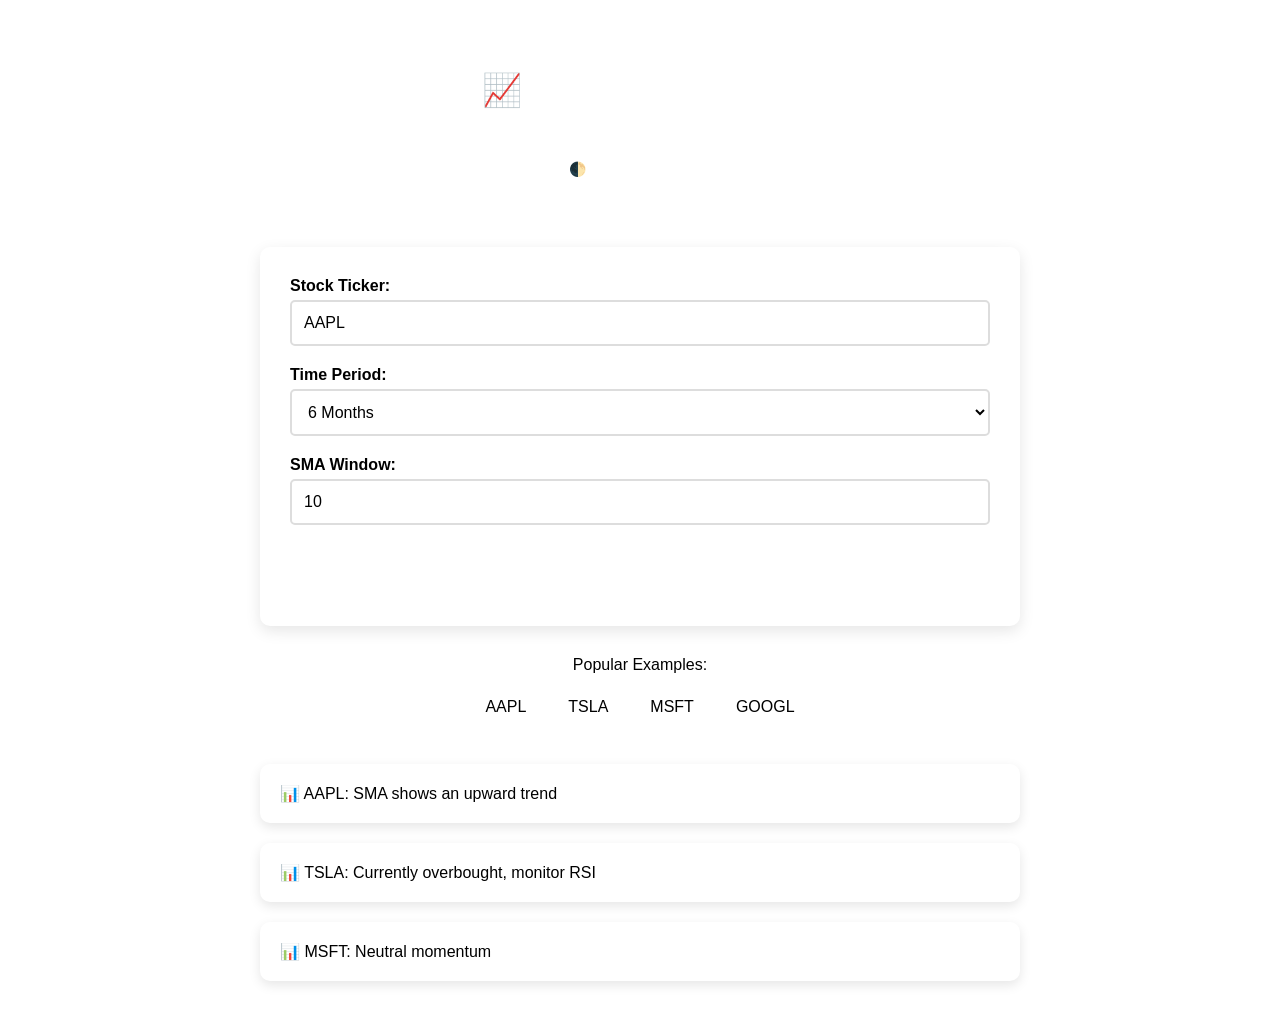
<file: webapp/templates/index.html>
<!DOCTYPE html>
<html lang="en">
<head>
  <meta charset="UTF-8" />
  <meta name="viewport" content="width=device-width, initial-scale=1.0" />
  <title>PyStock Analyzer</title>
  <style>
    /* CSS Variables for Light & Dark Mode 
    :root {
      --bg: #f5f5f5;
      --text: #333;
      --card-bg: white;
      --primary: #667eea;
      --primary-hover: #5a67d8;
      --badge-bg: #e9ecef;
      --badge-hover: #dee2e6;
    }

    body.dark-mode {
      --bg: #121212;
      --text: #f0f0f0;
      --card-bg: #1e1e1e;
      --primary: #8b5cf6;
      --primary-hover: #7c3aed;
      --badge-bg: #2c2c2c;
      --badge-hover: #3a3a3a;
    } */

    /* General Reset and Base Styles*/
    * {
      box-sizing: border-box;
    }

    body {
      opacity: 0;
      transition: opacity 0.5s ease, background 0.3s ease;
      font-family: Arial, sans-serif;
      margin: 0;
      padding: 20px;
      max-width: 800px;
      margin-inline: auto;
      background-color: var(--bg);
      color: var(--text);
    }

    body.loaded {
      opacity: 1;
    }

    .header {
      text-align: center;
      background: linear-gradient(135deg, var(--primary) 0%, #764ba2 100%);
      color: white;
      padding: 30px;
      border-radius: 10px;
      margin-bottom: 30px;
      transition: background 0.3s ease;
    }

    /* Form */
    .form-container {
      background: var(--card-bg);
      padding: 30px;
      border-radius: 10px;
      box-shadow: 0 5px 15px rgba(0,0,0,0.1);
      margin-bottom: 30px;
      animation: fadeInUp 0.6s ease forwards;
      opacity: 0;
    }

    .form-group {
      margin-bottom: 20px;
    }

    label {
      display: block;
      margin-bottom: 5px;
      font-weight: bold;
      color: var(--text);
    }

    input, select {
      width: 100%;
      padding: 12px;
      border: 2px solid #ddd;
      border-radius: 5px;
      font-size: 16px;
      transition: border-color 0.3s, box-shadow 0.3s;
      background-color: var(--card-bg);
      color: var(--text);
    }

    input:focus, select:focus {
      outline: none;
      border-color: var(--primary);
      box-shadow: 0 0 0 3px rgba(102, 126, 234, 0.3);
    }

    button {
      width: 100%;
      padding: 15px;
      background: linear-gradient(135deg, var(--primary) 0%, #764ba2 100%);
      color: white;
      border: none;
      border-radius: 5px;
      font-size: 18px;
      font-weight: bold;
      cursor: pointer;
      transition: transform 0.2s ease, background 0.3s ease;
    }

    button:hover {
      transform: translateY(-2px);
      background: var(--primary-hover);
    }

    .toggle-theme {
      background: transparent;
      color: var(--text);
      border: 2px solid var(--primary);
      margin-top: 20px;
      padding: 10px;
      width: auto;
      border-radius: 5px;
      font-size: 14px;
    }

    .examples {
      margin-top: 20px;
      text-align: center;
    }

    .example-tickers {
      display: flex;
      justify-content: center;
      flex-wrap: wrap;
      gap: 10px;
      margin-top: 10px;
    }

    .ticker-badge {
      display: inline-block;
      background: var(--badge-bg);
      padding: 8px 16px;
      border-radius: 20px;
      cursor: pointer;
      transition: background 0.3s, transform 0.2s;
    }

    .ticker-badge:hover {
      background: var(--badge-hover);
      transform: scale(1.05);
    }

    /*Result Cards*/
    .results-section {
      margin-top: 40px;
    }

    .result-card {
      background: var(--card-bg);
      border-radius: 10px;
      padding: 20px;
      box-shadow: 0 4px 12px rgba(0,0,0,0.1);
      margin-bottom: 20px;
      opacity: 0;
      transform: translateY(20px);
      animation: fadeInSlide 0.6s ease forwards;
    }

    .result-card:nth-child(2) {
      animation-delay: 0.2s;
    }

    .result-card:nth-child(3) {
      animation-delay: 0.4s;
    }

    /* Animations*/
    @keyframes fadeInUp {
      0% { opacity: 0; transform: translateY(20px); }
      100% { opacity: 1; transform: translateY(0); }
    }

    @keyframes fadeInSlide {
      to {
        opacity: 1;
        transform: translateY(0);
      }
    }

    @media (max-width: 600px) {
      .header h1 {
        font-size: 1.8rem;
      }

      button {
        font-size: 16px;
        padding: 12px;
      }

      .form-container {
        padding: 20px;
      }
    }
  </style>
</head>
<body>
  <div class="header">
    <h1>📈 PyStock Analyzer</h1>
    <button class="toggle-theme" onclick="toggleTheme()">🌓 Toggle Dark Mode</button>
  </div>

  <div class="form-container" id="form">
    <form action="/analyze" method="POST">
      <div class="form-group">
        <label for="ticker">Stock Ticker:</label>
        <input type="text" id="ticker" name="ticker" value="AAPL" required placeholder="e.g., AAPL, TSLA, MSFT" />
      </div>

      <div class="form-group">
        <label for="period">Time Period:</label>
        <select id="period" name="period">
          <option value="1mo">1 Month</option>
          <option value="3mo">3 Months</option>
          <option value="6mo" selected>6 Months</option>
          <option value="1y">1 Year</option>
          <option value="2y">2 Years</option>
        </select>
      </div>

      <div class="form-group">
        <label for="sma_window">SMA Window:</label>
        <input type="number" id="sma_window" name="sma_window" value="10" min="5" max="50" required />
      </div>

      <button type="submit">Confirm</button>
    </form>
  </div>

  <div class="examples">
    <p>Popular Examples:</p>
    <div class="example-tickers">
      <span class="ticker-badge" onclick="setTicker('AAPL')">AAPL</span>
      <span class="ticker-badge" onclick="setTicker('TSLA')">TSLA</span>
      <span class="ticker-badge" onclick="setTicker('MSFT')">MSFT</span>
      <span class="ticker-badge" onclick="setTicker('GOOGL')">GOOGL</span>
    </div>
  </div>

  <!-- Sample Results -->
  <div class="results-section">
    <div class="result-card">📊 AAPL: SMA shows an upward trend</div>
    <div class="result-card">📊 TSLA: Currently overbought, monitor RSI</div>
    <div class="result-card">📊 MSFT: Neutral momentum</div>
  </div>

  <script>
    function setTicker(ticker) {
      document.getElementById("ticker").value = ticker;
    }

    // Fade-in on load
    window.addEventListener("load", () => {
      document.body.classList.add("loaded");
      document.getElementById("form").style.opacity = "1";
    });

    // Dark mode toggle
    function toggleTheme() {
      document.body.classList.toggle("dark-mode");
    }
  </script>
</body>
</html>
</file>
